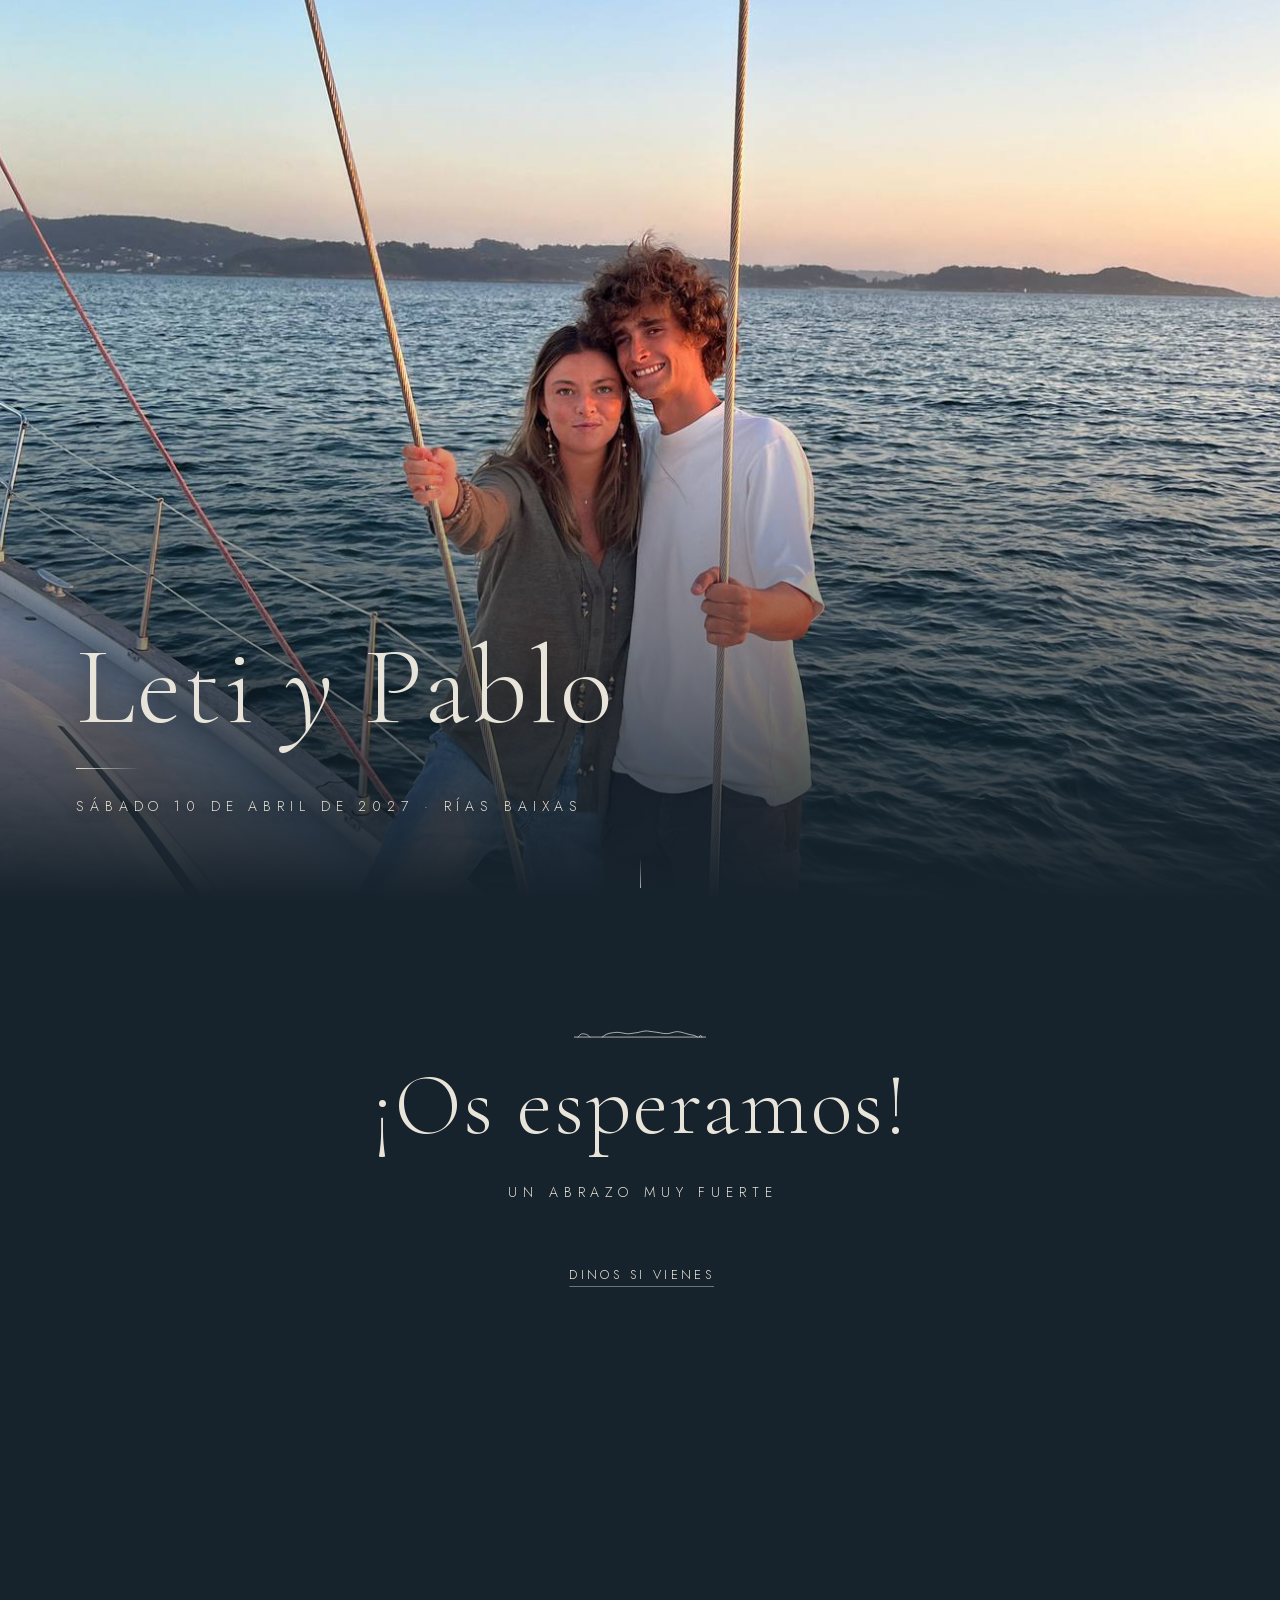
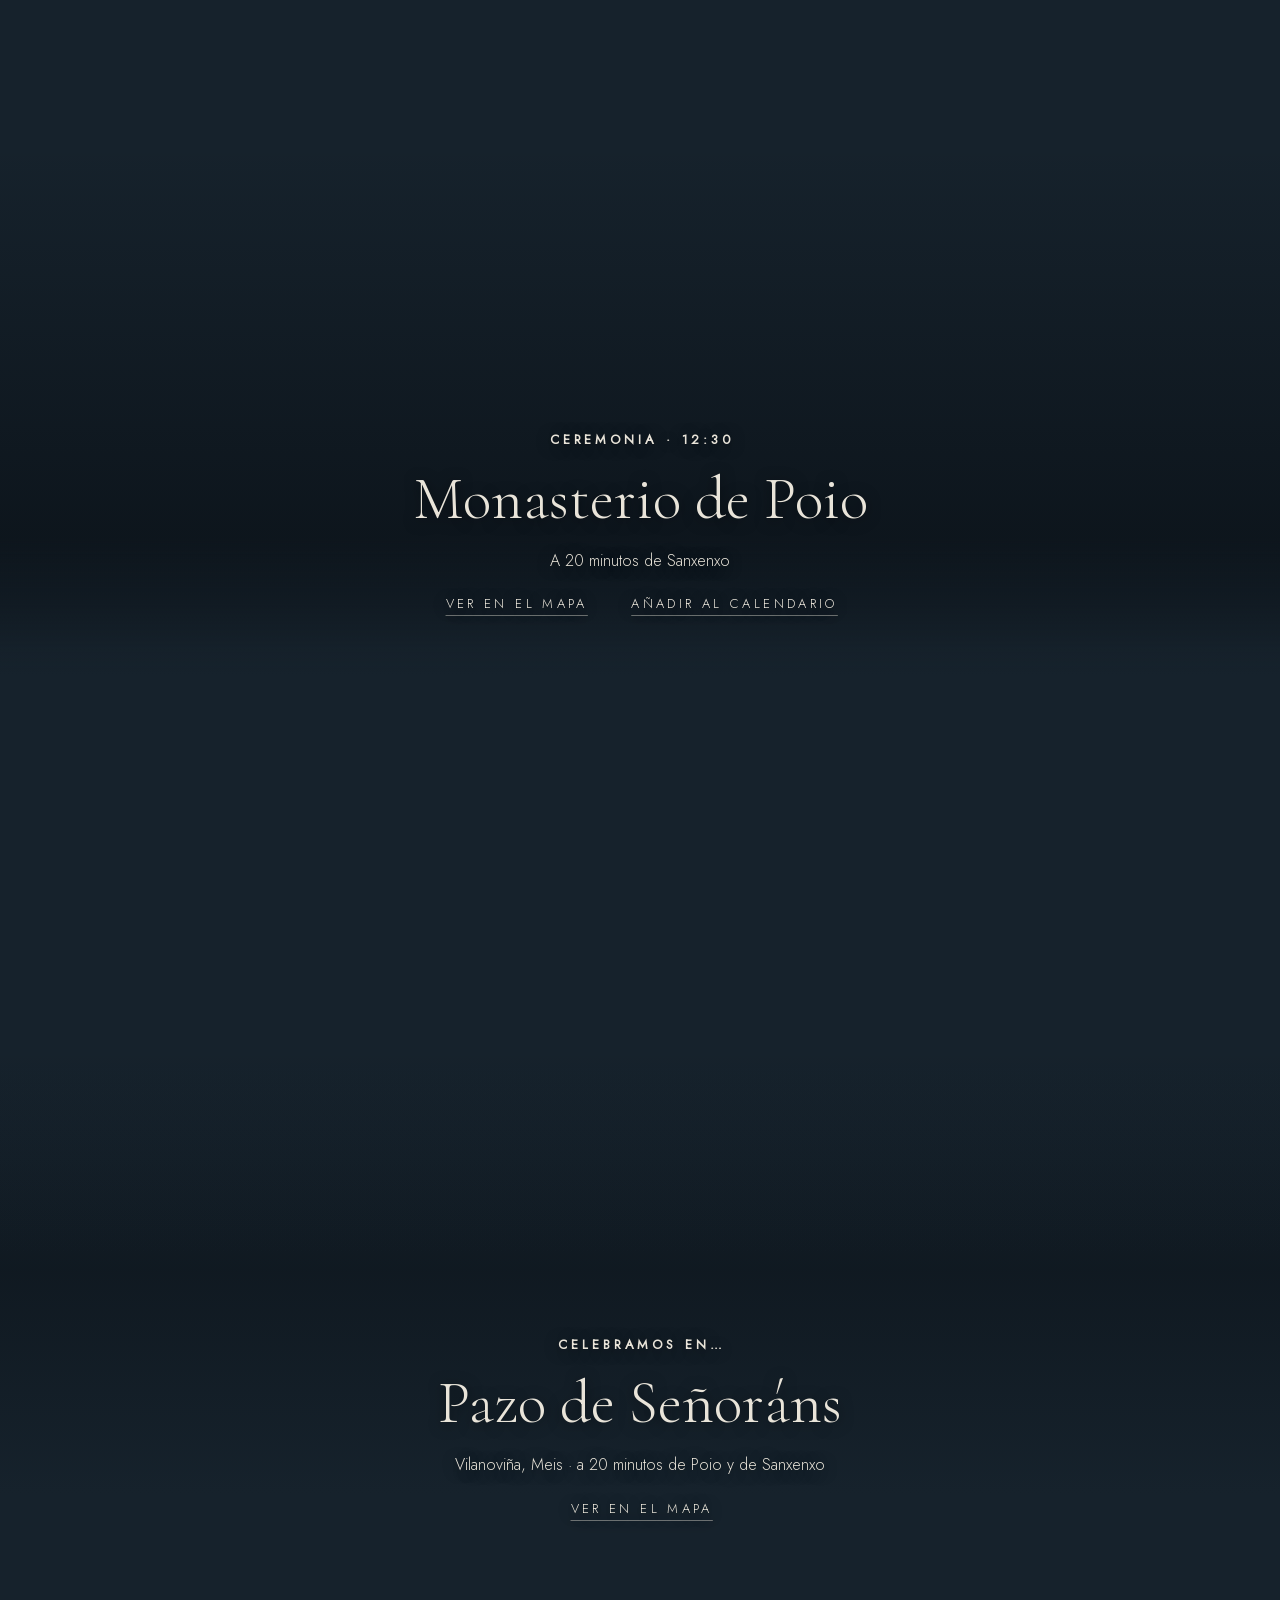
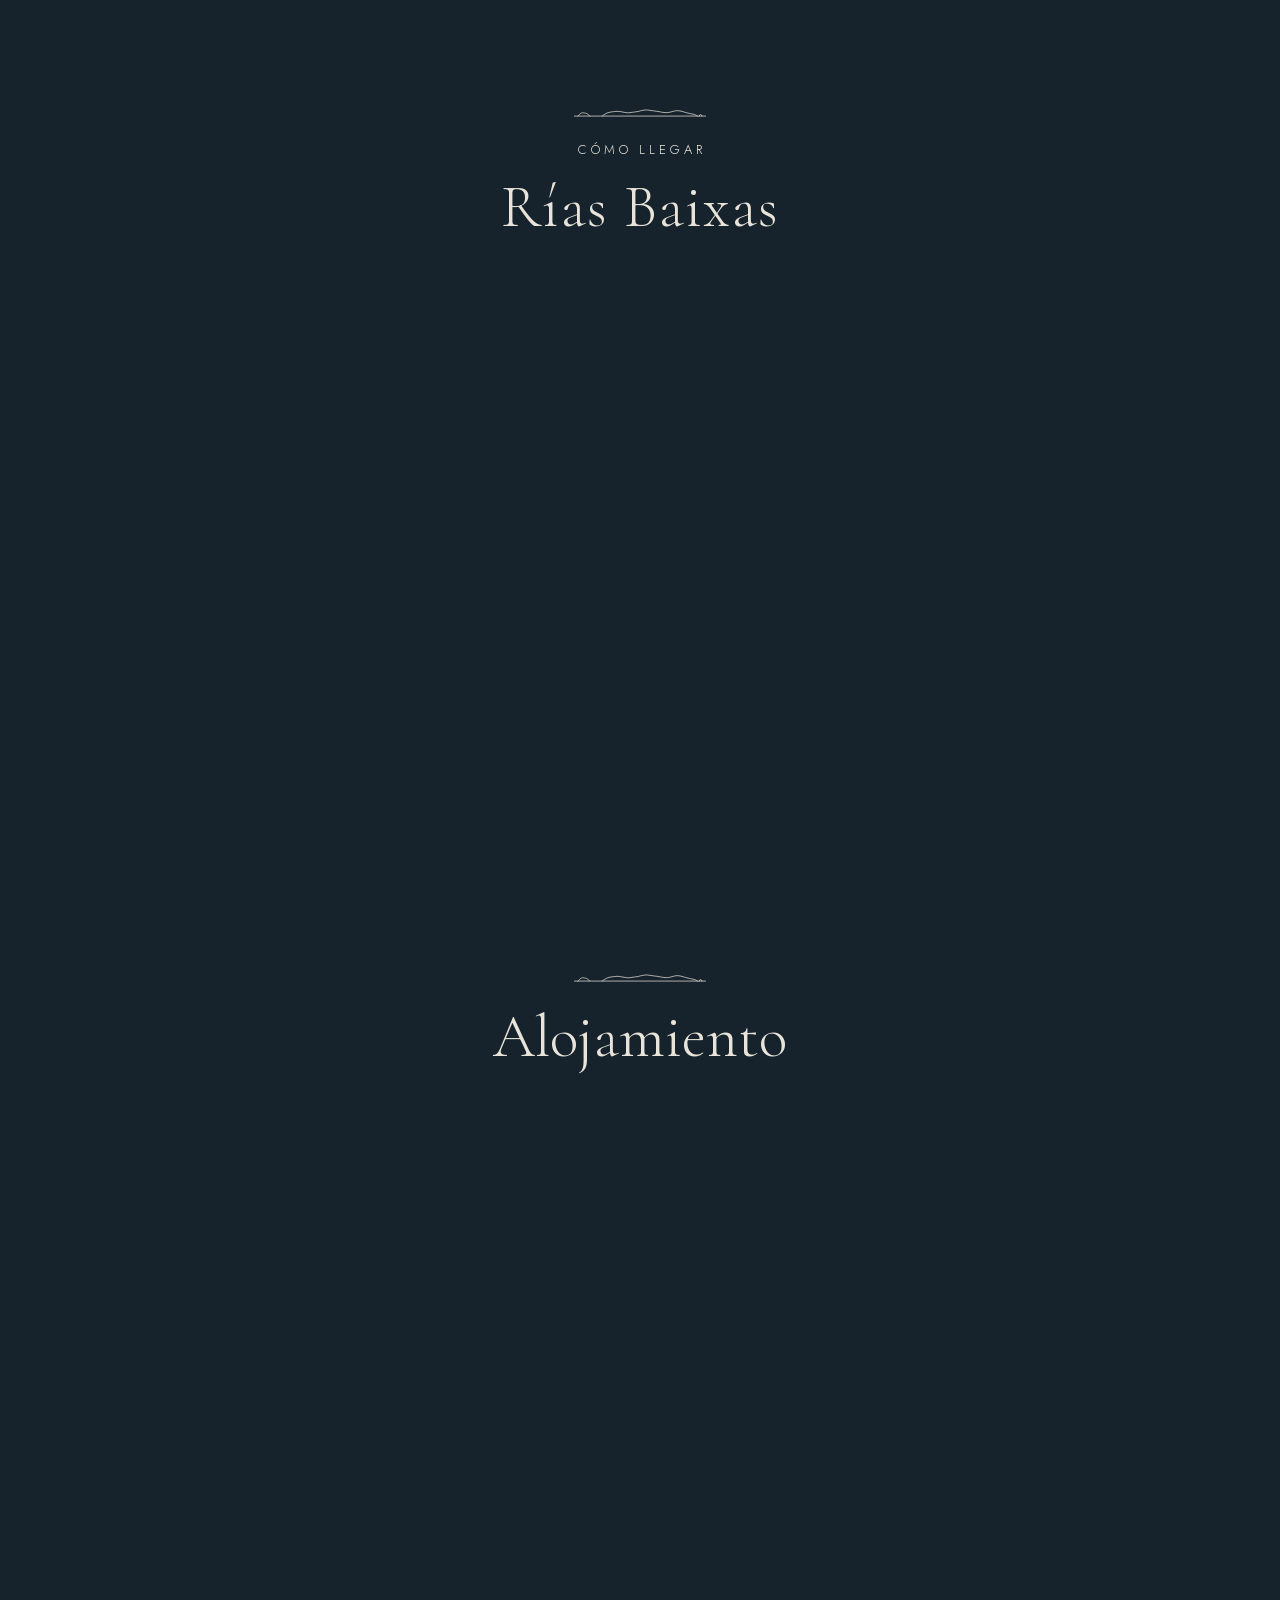
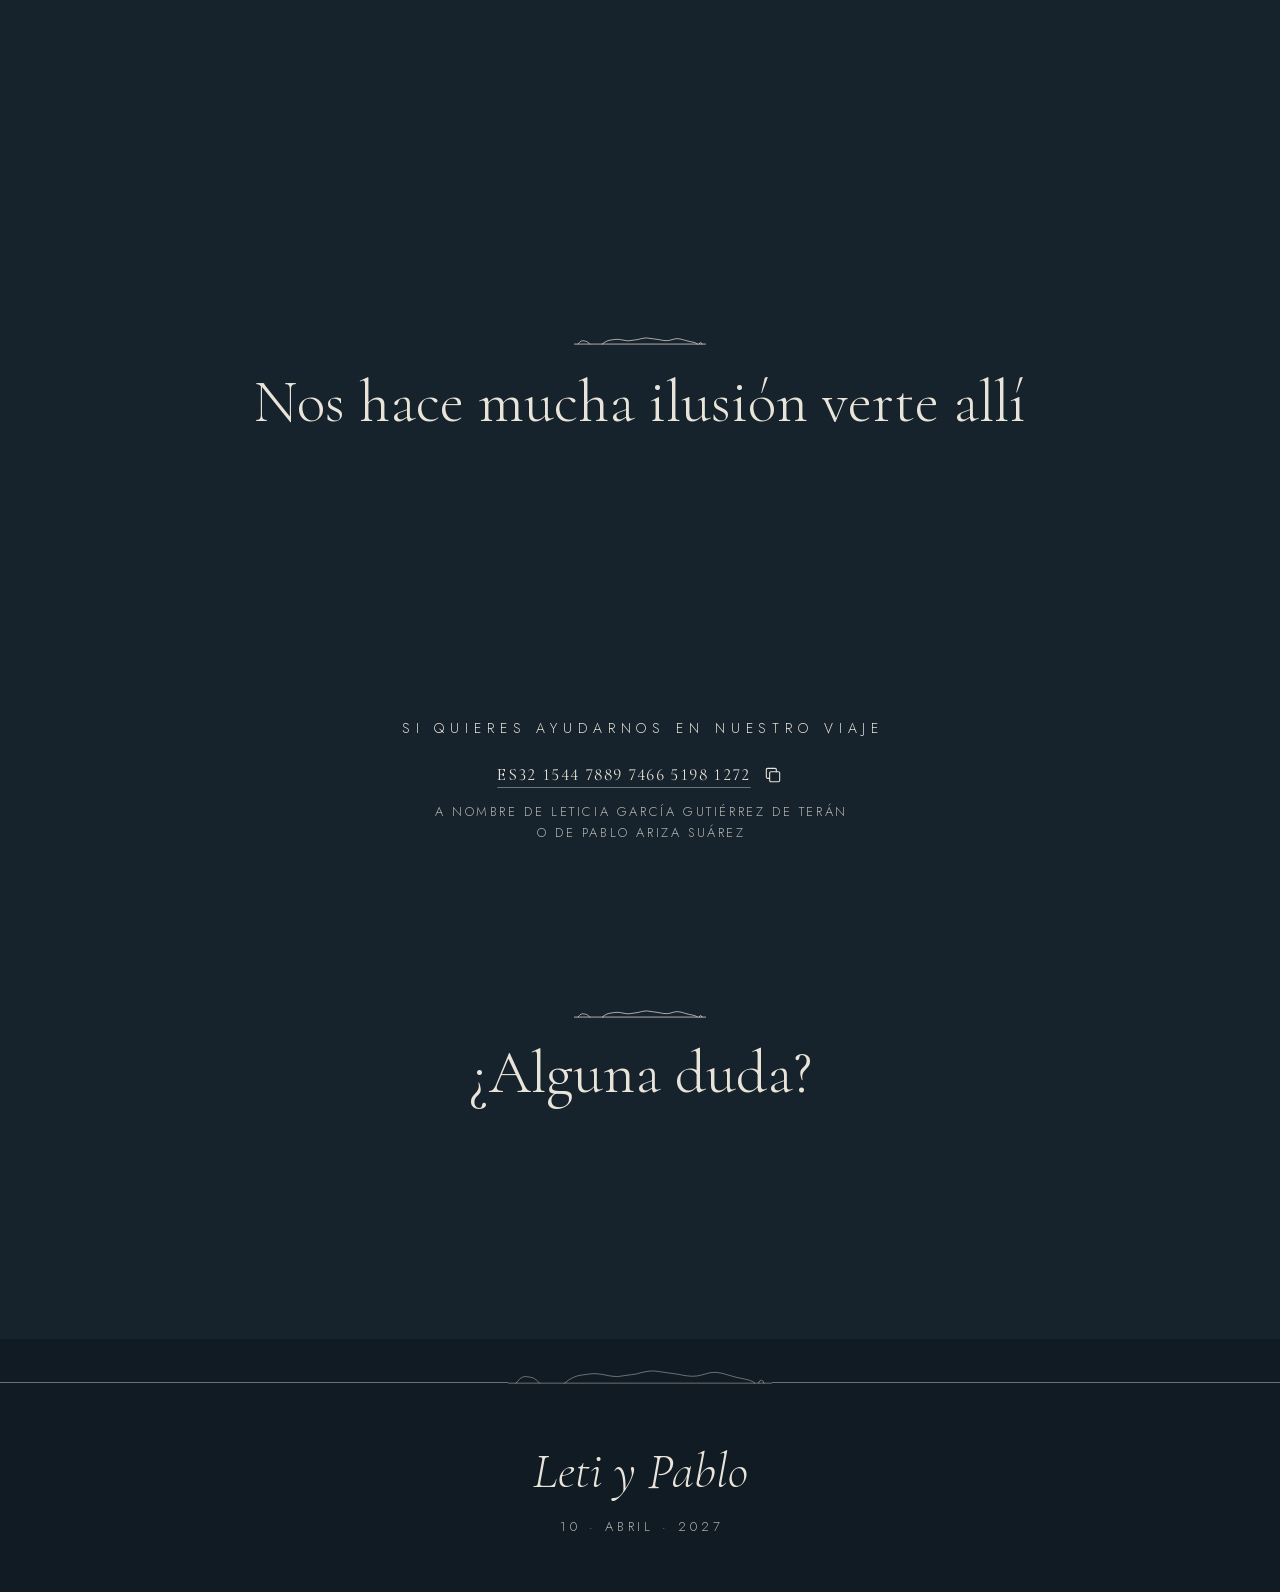
<file: index.html>
<!doctype html>
<html lang="es">
<head>
  <meta charset="utf-8">
  <!-- Qué puede cargar la página: solo lo propio, y el formulario solo habla con Google Apps Script.
       Si cambia el script en línea de más abajo, hay que recalcular su huella sha256 (ver README). -->
  <meta http-equiv="Content-Security-Policy" content="default-src 'self'; script-src 'self' 'sha256-/x7W7R75k8Roq0WaVRQX9blP4OufE5xbAdzklGxsgpw='; style-src 'self'; img-src 'self' data:; font-src 'self'; connect-src 'self' https://script.google.com https://*.googleusercontent.com; object-src 'none'; base-uri 'none'; form-action 'none'">
  <meta name="viewport" content="width=device-width, initial-scale=1, viewport-fit=cover">
  <title>Leti y Pablo · 10 de abril de 2027</title>
  <meta name="description" content="Nos casamos el 10 de abril de 2027 en el Monasterio de Poio. Dinos si vienes.">
  <meta name="robots" content="noindex, nofollow">
  <meta name="referrer" content="no-referrer">
  <meta name="format-detection" content="telephone=no">
  <meta property="og:site_name" content="Leti y Pablo">
  <meta property="og:title" content="Leti y Pablo · 10 de abril de 2027">
  <meta property="og:description" content="Sábado 10 de abril de 2027, 12:30 · Monasterio de Poio y Pazo de Señoráns">
  <meta property="og:type" content="website">
  <meta property="og:url" content="https://letipablo.com/">
  <meta property="og:locale" content="es_ES">
  <meta property="og:image" content="https://letipablo.com/assets/og.jpg?v=2">
  <meta property="og:image:type" content="image/jpeg">
  <meta property="og:image:width" content="1200">
  <meta property="og:image:height" content="630">
  <meta property="og:image:alt" content="Leti y Pablo en la proa de un velero, con la ría al atardecer">
  <meta name="twitter:card" content="summary_large_image">
  <link rel="icon" href="favicon.ico" sizes="32x32">
  <link rel="icon" href="favicon.svg" type="image/svg+xml">
  <link rel="apple-touch-icon" href="apple-touch-icon.png">
  <meta name="theme-color" content="#16222c">
  <link rel="preload" href="assets/fonts/cormorant.woff2" as="font" type="font/woff2" crossorigin>
  <link rel="preload" href="assets/fonts/jost.woff2" as="font" type="font/woff2" crossorigin>
  <link rel="stylesheet" href="styles.css?v=29">
  <!-- Sin JavaScript no hay revelado al hacer scroll: el contenido se ve siempre -->
  <script>document.documentElement.classList.add('js');</script>
</head>
<body>

<!-- El perfil de Onza, Ons y su islote, que separa las secciones y cierra el pie -->
<svg class="dibujos" aria-hidden="true" focusable="false" width="0" height="0">
  <symbol id="ons" viewBox="0 0 240 20">
    <path vector-effect="non-scaling-stroke" d="M0 16.5H240"/>
    <g transform="translate(7.44 16.5) scale(1 2.1) translate(-8.55 -10)">
      <!-- Onza, Ons y el islote de su derecha: el perfil que se ve desde la ría -->
      <path vector-effect="non-scaling-stroke" d="M8.55 10.0 L9.69 9.26 L11.02 8.63 L12.34 7.92 L13.67 7.6 L14.99 7.31 L16.32 7.16 L17.64 7.16 L18.97 7.24 L20.29 7.35 L21.62 7.43 L22.94 7.62 L24.27 7.83 L25.59 8.19 L26.92 8.63 L28.25 9.2 L29.76 10.0"/>
      <path vector-effect="non-scaling-stroke" d="M52.48 10.0 L56.03 8.72 L59.57 7.73 L63.12 7.02 L66.67 6.6 L70.92 6.31 L75.18 6.03 L79.43 5.89 L83.69 6.03 L87.94 6.31 L92.2 6.74 L96.45 7.02 L100.71 7.16 L104.96 6.88 L109.22 6.6 L113.48 6.31 L117.73 6.03 L121.99 5.46 L126.24 5.04 L130.5 4.75 L134.75 4.75 L139.01 5.04 L143.26 5.32 L147.52 5.6 L151.77 5.89 L156.03 6.17 L160.28 6.6 L164.54 6.88 L168.79 7.02 L173.05 6.88 L177.3 6.45 L181.56 5.89 L185.11 5.46 L188.65 5.32 L192.2 5.46 L195.74 5.74 L200.0 6.31 L204.26 6.88 L208.51 7.45 L212.77 7.87 L217.02 8.3 L220.57 8.72 L223.4 9.29 L225.53 10.0"/>
      <path vector-effect="non-scaling-stroke" d="M228.94 10.0 L229.51 9.13 L230.07 9.17 L230.64 8.83 L231.21 8.64 L231.78 8.75 L232.35 8.98 L232.91 9.02 L233.67 10.0"/>
    </g>
  </symbol>
</svg>

<main>

  <section id="inicio" class="hero">
    <!-- En vertical (móviles y tabletas) se sirve un recorte 3:4 de la misma foto: pesa una cuarta parte menos -->
    <picture>
      <source media="(orientation: portrait) and (max-aspect-ratio: 3/4)" srcset="assets/portada-v-675.jpg 675w, assets/portada-v-900.jpg 900w, assets/portada-v-1100.jpg 1100w, assets/portada-v-1425.jpg 1425w" sizes="81vh" width="1425" height="1900">
      <img class="hero__foto" data-portada src="assets/portada.jpg" srcset="assets/portada-900.jpg 900w, assets/portada-1200.jpg 1200w, assets/portada.jpg 1400w, assets/portada-1900.jpg 1900w, assets/portada-2600.jpg 2600w" sizes="(orientation: landscape) 108vw, 108vh" width="1400" height="1400" fetchpriority="high" alt="Leti y Pablo en la proa de un velero, con la ría al atardecer">
    </picture>
    <div class="hero__velo"></div>
    <div class="hero__texto">
      <h1 class="hero__nombres" translate="no">Leti <em>y</em> Pablo</h1>
      <div class="hero__filete"></div>
      <p class="hero__fecha"><span class="hero__dia">Sábado 10 de abril de 2027</span> <span class="nowrap"><span class="hero__punto">· </span>Rías Baixas</span></p>
    </div>
    <span class="hero__bajar" aria-hidden="true"></span>
  </section>

  <section class="wrap bienvenida">
    <svg class="ornament" aria-hidden="true" focusable="false" viewBox="0 0 240 20"><use href="#ons"/></svg>
    <h2 class="bienvenida__titulo">¡Os esperamos!</h2>
    <p class="bienvenida__texto">Un abrazo muy fuerte</p>
    <p class="bienvenida__atajo" data-atajo><a class="enlace" href="#confirmar" data-ir-formulario>Dinos si vienes</a></p>
  </section>

  <section id="ceremonia" class="banda banda--limpia">
    <img src="assets/foto-poio-700.jpg" srcset="assets/foto-poio-700.jpg 700w, assets/foto-poio-1000.jpg 1000w, assets/foto-poio-1280.jpg 1280w, assets/foto-poio-1600.jpg 1600w" sizes="100vw" width="1600" height="1068" loading="lazy" decoding="async" fetchpriority="low" alt="Fachada del Monasterio de Poio">
    <div class="banda__texto">
      <span class="banda__tipo">Ceremonia · 12:30</span>
      <h2 translate="no">Monasterio de Poio</h2>
      <p>A 20 minutos de Sanxenxo</p>
      <p class="banda__enlaces">
        <a href="https://www.google.com/maps/search/?api=1&query=Monasterio+de+Poio" target="_blank" rel="noopener" aria-label="Ver en el mapa: Monasterio de Poio">Ver en el mapa</a>
        <!-- Sin «download»: en iPhone y Mac abre el calendario con el evento listo. En el resto, app.js lo cambia por Google Calendar -->
        <a href="assets/boda.ics?v=2" type="text/calendar" data-calendario>Añadir al calendario</a>
      </p>
    </div>
  </section>

  <section id="celebracion" class="banda banda--pie">
    <img src="assets/foto-senorans-700.jpg" srcset="assets/foto-senorans-700.jpg 700w, assets/foto-senorans-1000.jpg 1000w, assets/foto-senorans-1269.jpg 1269w" sizes="100vw" width="1269" height="846" loading="lazy" decoding="async" fetchpriority="low" alt="Pazo de Señoráns al anochecer">
    <div class="banda__texto">
      <span class="banda__tipo">Celebramos en…</span>
      <h2 translate="no">Pazo de Señoráns</h2>
      <p>Vilanoviña, Meis · <span class="nowrap">a 20 minutos</span> de Poio <span class="nowrap">y de Sanxenxo</span></p>
      <p class="banda__enlaces">
        <a href="https://www.google.com/maps/search/?api=1&query=Pazo+de+Se%C3%B1or%C3%A1ns+Meis" target="_blank" rel="noopener" aria-label="Ver en el mapa: Pazo de Señoráns">Ver en el mapa</a>
      </p>
    </div>
  </section>

  <!-- «Cómo llegar» y «Alojamiento» se pueden esconder con CONFIG.secciones en app.js -->
  <section id="llegar" class="wrap" data-seccion="llegar">
    <svg class="ornament" aria-hidden="true" focusable="false" viewBox="0 0 240 20"><use href="#ons"/></svg>
    <span class="section-label">Cómo llegar</span>
    <h2 class="section-title section-title--rotulo" translate="no">Rías Baixas</h2>
    <!-- Plano ilustrado OCULTO (28 sept 2026): para recuperarlo, descomentar la figura.
         assets/plano.svg se genera con bocetos/plano/plano2.py y lo incrusta plano() en app.js
    <figure class="plano reveal" data-plano>
      <img src="assets/plano.svg" width="940" height="379" loading="lazy" alt="Plano dibujado de la zona: Sanxenxo, Monasterio de Poio y Pazo de Señoráns; la AP-9 lleva a Santiago y a Vigo">
    </figure>
    -->
    <div class="llegar reveal d1">
      <!-- Mismo trazo que las zonas de alojamiento, pero sin desplegable: todo a la vista -->
      <div class="via">
        <h3>En avión</h3>
        <p>Santiago, a 1 hora y 10 minutos de <span translate="no">Sanxenxo</span> · Vigo, a 45, con vuelos nacionales · Desde el extranjero, también Oporto, a 2 horas</p>
      </div>
      <div class="via">
        <h3>En tren</h3>
        <p>Tren directo de Madrid a Pontevedra, unas 3 horas y 45 minutos · La estación está a 25 minutos de <span translate="no">Sanxenxo</span> en taxi</p>
      </div>
      <div class="via">
        <h3>En coche</h3>
        <p><span translate="no">AP-9</span> hasta Pontevedra y autovía <span translate="no">AG-41</span> hasta <span translate="no">Sanxenxo</span></p>
      </div>
      <div class="via">
        <h3>El día de la boda</h3>
        <p>Habrá autobuses desde Sanxenxo.</p>
      </div>
    </div>
  </section>

  <section id="alojamiento" class="wrap" data-seccion="alojamiento">
    <svg class="ornament" aria-hidden="true" focusable="false" viewBox="0 0 240 20"><use href="#ons"/></svg>
    <h2 class="section-title">Alojamiento</h2>
    <div class="aloja reveal d1">
      <p class="aloja__zona">Os recomendamos dormir en <span translate="no">Sanxenxo</span>, a 20 minutos del monasterio <span class="nowrap">y del pazo</span></p>
      <p class="aloja__nota">Precio orientativo, <span class="nowrap" translate="no">de € a €€€€</span></p>
      <!-- Nombres, códigos y precios llevan translate="no": el traductor del navegador los cambiaba. -->
      <details class="zona">
        <summary><h3 translate="no">Augusta Eco Wellness</h3><span class="zona__mas" aria-hidden="true"></span></summary>
        <div class="hotel">
          <p>Spa, a 600 m de la playa de Silgar · <span class="precio" translate="no" aria-hidden="true">€€€€</span><span class="sr">precio alto</span></p>
          <p class="oferta">5&nbsp;% de descuento reservando en su web con el código <button type="button" class="codigo" data-copiar="LETIPABLO100427" translate="no">LETIPABLO100427</button><span class="copiado" data-copiado role="status"></span> · estancias del 7 al 12 de abril, mínimo 2 noches</p>
          <p><a class="enlace" href="https://www.augustasanxenxo.com/ecowellnessresort/" target="_blank" rel="noopener" aria-label="Web de Augusta Eco Wellness">Web del hotel</a></p>
        </div>
      </details>
      <details class="zona">
        <summary><h3 translate="no">Gran Talaso Hotel</h3><span class="zona__mas" aria-hidden="true"></span></summary>
        <div class="hotel">
          <p>Talaso, paseo de Silgar · <span class="precio" translate="no" aria-hidden="true">€€€</span><span class="sr">precio medio alto</span></p>
          <p><a class="enlace" href="https://www.hotelsanxenxo.com/" target="_blank" rel="noopener" aria-label="Web de Gran Talaso Hotel">Web del hotel</a></p>
        </div>
      </details>
      <details class="zona">
        <summary><h3 translate="no">Apartamentos Rotilio</h3><span class="zona__mas" aria-hidden="true"></span></summary>
        <div class="hotel">
          <p>Entre la playa y el puerto · <span class="precio" translate="no" aria-hidden="true">€€€</span><span class="sr">precio medio alto</span></p>
          <p><a class="enlace" href="https://apartamentosrotilio.com/" target="_blank" rel="noopener" aria-label="Web de Apartamentos Rotilio">Web del hotel</a></p>
        </div>
      </details>
      <details class="zona">
        <summary><h3 translate="no">Hotel Carlos I Silgar</h3><span class="zona__mas" aria-hidden="true"></span></summary>
        <div class="hotel">
          <p>Centro, con spa · <span class="precio" translate="no" aria-hidden="true">€</span><span class="sr">precio económico</span></p>
          <p><a class="enlace" href="https://www.hotelcarlos.es/" target="_blank" rel="noopener" aria-label="Web de Hotel Carlos I Silgar">Web del hotel</a></p>
        </div>
      </details>
      <details class="zona">
        <summary><h3 translate="no">Hotel Silgar 92</h3><span class="zona__mas" aria-hidden="true"></span></summary>
        <div class="hotel">
          <p>En la playa de Silgar · <span class="precio" translate="no" aria-hidden="true">€€€</span><span class="sr">precio medio alto</span></p>
          <p class="oferta">Para reservar, escribe a <a href="mailto:reservas@hotelsilgar92.com?subject=Boda%20Leti%20y%20Pablo" translate="no">reservas@hotelsilgar92.com</a> con el asunto <span class="nowrap" translate="no">«Boda Leti y Pablo»</span>.</p>
          <p><a class="enlace" href="https://hotelsilgar92.com/" target="_blank" rel="noopener" aria-label="Web de Hotel Silgar 92">Web del hotel</a></p>
        </div>
      </details>
    </div>
  </section>

  <section id="confirmar" class="wrap">
    <svg class="ornament" aria-hidden="true" focusable="false" viewBox="0 0 240 20"><use href="#ons"/></svg>
    <h2 class="section-title section-title--frase" data-confirmar-titulo>Nos hace mucha ilusión verte allí</h2>
    <p class="confirm__fecha reveal"><span data-cuenta-atras>10 de abril de 2027</span></p>
    <!-- El botón despliega el formulario aquí mismo; quien llega con #confirmar en el enlace lo encuentra ya abierto -->
    <button type="button" class="confirm__btn reveal d1" data-abrir-formulario aria-expanded="false" aria-controls="formulario">Dinos si vienes</button>

    <div id="formulario" class="formulario" tabindex="-1" hidden>
      <form id="rsvp" novalidate>

        <fieldset>
          <legend>Quién responde</legend>
          <label>
            <span>Tu nombre y apellidos</span>
            <input type="text" name="nombre" autocomplete="name" autocapitalize="words" enterkeyhint="next" maxlength="80" required>
          </label>
          <label>
            <span>Tu teléfono</span>
            <input type="tel" name="telefono" inputmode="tel" autocomplete="tel" enterkeyhint="next" maxlength="20" required>
          </label>
          <label>
            <span>Tu email (opcional)</span>
            <input type="email" name="email" inputmode="email" autocomplete="email" autocapitalize="none" enterkeyhint="next" maxlength="100">
          </label>
        </fieldset>

        <fieldset>
          <legend>¿Vendrás?</legend>
          <div class="choices">
            <label class="choice"><input type="radio" name="asiste" value="si" required><span>Sí, allí estaré</span></label>
            <label class="choice"><input type="radio" name="asiste" value="no"><span>No podré ir</span></label>
          </div>
        </fieldset>

        <div data-detalles hidden>

          <fieldset>
            <legend>Tu menú</legend>
            <label>
              <span>Tus alergias, intolerancias o dieta especial (opcional)</span>
              <input type="text" name="alergias" placeholder="Celíaco, vegetariano…" autocomplete="off" enterkeyhint="next" maxlength="120">
            </label>
          </fieldset>

          <fieldset>
            <legend>¿Vienes con alguien?</legend>
            <div class="choices">
              <label class="choice"><input type="radio" name="acompanado" value="no" required><span>No, solo yo</span></label>
              <label class="choice"><input type="radio" name="acompanado" value="si"><span>Sí, con un acompañante</span></label>
            </div>
            <div data-acompanantes-bloque hidden>
              <div data-acompanantes></div>
              <button type="button" class="btn btn--ghost" data-add-acomp>Añadir otra persona</button>
            </div>
          </fieldset>

          <fieldset>
            <legend>Autobús</legend>
            <p class="help">Pondremos autobuses desde <span translate="no">Sanxenxo</span> a Poio, de Poio al pazo y de vuelta desde el pazo.</p>
            <div class="choices">
              <label class="choice"><input type="radio" name="bus" value="No" checked><span>No lo necesito</span></label>
              <label class="choice"><input type="radio" name="bus" value="Ida y vuelta"><span>Ida y vuelta</span></label>
              <label class="choice"><input type="radio" name="bus" value="Solo ida"><span>Solo ida</span></label>
              <label class="choice"><input type="radio" name="bus" value="Solo vuelta"><span>Solo vuelta</span></label>
            </div>
            <label data-parada hidden>
              <span>Tu parada</span>
              <select name="parada"></select>
            </label>
            <label data-parada-otra hidden>
              <span>¿Dónde duermes?</span>
              <input type="text" name="paradaOtra" placeholder="Portonovo, Meis…" autocomplete="off" enterkeyhint="next" maxlength="50">
            </label>
            <p class="help" data-plazas hidden></p>
          </fieldset>

        </div>

        <fieldset>
          <legend>¿Algo más?</legend>
          <label>
            <span>Cualquier cosa que debamos saber (opcional)</span>
            <textarea name="comentarios" rows="4" maxlength="500"></textarea>
          </label>
        </fieldset>

        <!-- Trampa para robots: no se ve ni se alcanza con el teclado. El nombre no es de ningún dato personal,
             para que el autorrelleno del navegador no lo toque -->
        <div class="hp" aria-hidden="true">
          <label>No rellenar <input type="text" name="confirma_web" tabindex="-1" autocomplete="off"></label>
        </div>

        <button type="button" class="btn" data-enviar>Enviar</button>
        <p class="form__msg" data-form-msg role="status" aria-live="polite"></p>
      </form>

      <div class="gracias" data-gracias hidden>
        <h3 tabindex="-1" data-gracias-titulo>Nos vemos en Poio</h3>
        <p data-gracias-texto></p>
        <dl class="rows" data-gracias-resumen hidden></dl>
        <p class="gracias__enlaces">
          <a class="enlace" href="assets/boda.ics?v=2" type="text/calendar" data-calendario data-gracias-calendario hidden>Añadir al calendario</a>
          <button type="button" class="enlace" data-cambiar>Cambiar mi respuesta</button>
        </p>
      </div>
    </div>
    <noscript><p class="help">El formulario no funciona en este navegador. Escríbenos por WhatsApp: Leti +34 634 275 463 · Pablo +34 660 812 140.</p></noscript>
  </section>

  <!-- Número de cuenta: sale de CONFIG.iban en app.js (y los titulares, de CONFIG.titulares). Vacío = la sección no aparece -->
  <section id="cuenta" class="wrap cuenta" data-regalo hidden>
    <p class="cuenta__texto">Si quieres ayudarnos en nuestro viaje</p>
    <button type="button" class="cuenta__iban" data-cuenta translate="no"></button>
    <p class="cuenta__titular" data-cuenta-titular translate="no" hidden></p>
    <p class="cuenta__aviso" data-cuenta-aviso role="status"></p>
  </section>

  <section id="contacto" class="wrap">
    <svg class="ornament" aria-hidden="true" focusable="false" viewBox="0 0 240 20"><use href="#ons"/></svg>
    <h2 class="section-title">¿Alguna duda?</h2>
    <div class="contacto reveal d1">
      <div><strong translate="no">Leti</strong><a data-wa-leti href="https://wa.me/34634275463" target="_blank" rel="noopener" aria-label="+34 634 275 463, WhatsApp de Leti" translate="no">+34 634 275 463</a></div>
      <div><strong translate="no">Pablo</strong><a data-wa-pablo href="https://wa.me/34660812140" target="_blank" rel="noopener" aria-label="+34 660 812 140, WhatsApp de Pablo" translate="no">+34 660 812 140</a></div>
    </div>
  </section>

</main>

<footer class="footer">
  <div class="footer__horizonte" aria-hidden="true"><svg focusable="false" viewBox="0 0 240 20"><use href="#ons"/></svg></div>
  <p class="footer__nombres" translate="no">Leti y Pablo</p>
  <p class="footer__fecha">10 · abril · 2027</p>
</footer>

<template id="tpl-acomp">
  <div class="acomp">
    <label class="acomp__nombre"><span data-acomp-rotulo>Nombre y apellidos</span><input type="text" data-acomp-nombre autocomplete="off" autocapitalize="words" enterkeyhint="next" maxlength="80" required></label>
    <label><span>Alergias o dieta (opcional)</span><input type="text" data-acomp-alergias autocomplete="off" enterkeyhint="next" maxlength="120"></label>
    <button type="button" class="acomp__quitar" data-acomp-quitar>Quitar</button>
  </div>
</template>

<script src="app.js?v=37"></script>
</body>
</html>
</file>
<file: styles.css>
/* Estilo «Mar»: fondo del azul del mar de la portada y todo el texto en un solo crudo.
   Tipografías: Cormorant Garamond y Jost, autoalojadas en assets/fonts (subconjunto latino, fuentes variables).
   Los tamaños de letra van en rem para que respeten el tamaño que cada uno tenga puesto en su navegador. */

@font-face {
  font-family: 'Cormorant Garamond'; font-style: normal; font-weight: 300 400; font-display: swap;
  src: url('assets/fonts/cormorant.woff2') format('woff2');
}
@font-face {
  font-family: 'Cormorant Garamond'; font-style: italic; font-weight: 300; font-display: swap;
  src: url('assets/fonts/cormorant-cursiva.woff2') format('woff2');
}
@font-face {
  font-family: 'Jost'; font-style: normal; font-weight: 300 400; font-display: swap;
  src: url('assets/fonts/jost.woff2') format('woff2');
}

*, *::before, *::after { margin: 0; padding: 0; box-sizing: border-box; }

:root {
  color-scheme: dark;
  --mar: #16222c;
  --mar-hondo: #111b24;                  /* pie de página */
  --crudo: #e9e4d9;
  --crudo-suave: rgba(233, 228, 217, .72);   /* texto secundario */
  --crudo-medio: rgba(233, 228, 217, .6);    /* textos de ejemplo de los campos */
  --crudo-tenue: rgba(233, 228, 217, .42);   /* filetes de enlaces, botones y campos */
  --filete: rgba(233, 228, 217, .15);
  --papel: #f4f1e6;                      /* lámina del plano */
  --serif: 'Cormorant Garamond', Georgia, 'Times New Roman', serif;
  --sans: 'Jost', system-ui, -apple-system, 'Helvetica Neue', Arial, sans-serif;
  --lado: clamp(24px, 6vw, 72px);
  /* Márgenes laterales que además esquivan la muesca del móvil cuando está tumbado */
  --izq: max(var(--lado), env(safe-area-inset-left, 0px));
  --der: max(var(--lado), env(safe-area-inset-right, 0px));
}

html { scroll-behavior: smooth; }
@media (prefers-reduced-motion: reduce) { html { scroll-behavior: auto; } }
body {
  font-family: var(--sans); font-weight: 300; font-size: 1rem; line-height: 1.6;
  background: var(--mar); color: var(--crudo);
  overflow-x: hidden; -webkit-font-smoothing: antialiased;
}
a { color: inherit; }
img { max-width: 100%; display: block; }
[hidden] { display: none !important; }
:focus-visible { outline: 2px solid var(--crudo); outline-offset: 3px; }
[tabindex="-1"]:focus { outline: none; }
::selection { background: rgba(233, 228, 217, .28); color: var(--crudo); }
/* Palabras que van juntas: bajan enteras a la línea siguiente y, si ni así caben (letra muy grande), se parten */
.nowrap { display: inline-block; }
h1, h2, h3, p, dd, dt, legend, label, summary { overflow-wrap: anywhere; min-width: 0; }
.dibujos { position: absolute; }
/* Texto solo para lectores de pantalla */
.sr { position: absolute; width: 1px; height: 1px; overflow: hidden; clip-path: inset(50%); white-space: nowrap; }

/* Rótulos en versalitas. Cuatro fichas para toda la web:
   rótulo (antetítulos), etiqueta (textos de apoyo y campos), cabecera (portada y bienvenida) y botón o enlace.
   Las centradas compensan con padding-left el espaciado que queda tras la última letra. */
.section-label, .banda__tipo, .footer__fecha {
  font-size: .8125rem; line-height: 1.6; letter-spacing: .3em; text-transform: uppercase;
}
.aloja__nota, .confirm__fecha, .cuenta__aviso, .cuenta__titular, .copiado, .contacto strong,
label > span, .acomp__quitar, .btn--ghost {
  font-size: .8125rem; line-height: 1.6; letter-spacing: .2em; text-transform: uppercase;
}
.hero__fecha, .bienvenida__texto, .cuenta__texto {
  font-size: clamp(.75rem, 2.2vw, .875rem); line-height: 1.7; letter-spacing: .42em; text-transform: uppercase;
}
.confirm__btn, .btn, .banda__enlaces a, .enlace {
  font-family: var(--sans); font-weight: 300; font-size: .8125rem; line-height: 1.6;
  letter-spacing: .26em; text-transform: uppercase;
}

/* Portada: la foto a toda pantalla y el rótulo abajo a la izquierda.
   svh y no dvh: la altura no cambia cuando el navegador del móvil pliega sus barras */
.hero {
  position: relative; height: 100vh; height: 100svh; min-height: 480px;
  display: flex; align-items: flex-end; justify-content: flex-start; overflow: hidden;
  background: var(--mar);
  padding: 0 max(clamp(24px, 6vw, 76px), env(safe-area-inset-right, 0px)) clamp(54px, 9vh, 96px) max(clamp(24px, 6vw, 76px), env(safe-area-inset-left, 0px));
}
.hero__foto {
  position: absolute; inset: 0; width: 100%; height: 100%; max-width: none;
  object-fit: cover; object-position: 50% 18%;
  transform: scale(1.08);
}
/* La foto va con sus colores, sin filtro. Solo se funde con el azul por abajo, donde va el rótulo */
.hero__velo {
  position: absolute; inset: 0;
  background: linear-gradient(to top, rgba(22, 34, 44, 1) 0%, rgba(22, 34, 44, .82) 10%, rgba(22, 34, 44, .45) 30%, transparent 58%);
}
.hero__texto { position: relative; text-align: left; max-width: min(720px, 92vw); }
.hero__nombres {
  font-family: var(--serif); font-weight: 300; font-size: clamp(3.375rem, 11vw, 6.875rem);
  line-height: 1; letter-spacing: .02em; text-shadow: 0 4px 30px rgba(0, 0, 0, .55);
  overflow-wrap: anywhere;
}
.hero__nombres em { font-style: italic; }
.hero__filete { width: 64px; height: 1px; background: linear-gradient(to right, var(--crudo), transparent); margin: 26px 0; }
.hero__fecha { text-shadow: 0 2px 12px rgba(0, 0, 0, .6); }
.hero__dia { display: inline-block; }
/* Un hilo al pie de la foto: debajo hay más */
.hero__bajar {
  position: absolute; left: 50%; bottom: 12px; width: 1px; height: 30px;
  background: linear-gradient(to bottom, transparent, var(--crudo-suave));
}

/* Secciones de texto, centradas */
.wrap {
  max-width: 960px; margin: 0 auto; text-align: center;
  padding: clamp(72px, 11vw, 128px) var(--der) clamp(72px, 11vw, 128px) var(--izq);
}
/* El horizonte de Ons: separa las secciones */
.ornament {
  display: block; width: 132px; height: 11px; margin: 0 auto 22px;
  fill: none; stroke: var(--crudo-suave); stroke-width: 1; stroke-linecap: round; stroke-linejoin: round;
}
.section-label { display: block; margin-bottom: 16px; padding-left: .3em; }
.section-title {
  font-family: var(--serif); font-weight: 300; font-size: clamp(2.125rem, 6.5vw, 3.75rem); line-height: 1.08;
  text-wrap: balance; overflow-wrap: anywhere; margin-bottom: clamp(26px, 4vw, 40px);
}
.section-title--frase { line-height: 1.16; max-width: 15em; margin-inline: auto; }
.section-title--rotulo { line-height: 1.05; letter-spacing: .02em; }
/* Menos aire entre «Cómo llegar» y «Alojamiento»: la mitad que entre el resto de secciones */
#llegar { padding-bottom: clamp(36px, 5.5vw, 64px); }
#alojamiento { padding-top: clamp(36px, 5.5vw, 64px); }

/* Bienvenida */
.bienvenida { max-width: none; }
.bienvenida__titulo {
  font-family: var(--serif); font-weight: 300; font-size: clamp(2.75rem, 8.8vw, 5.5rem);
  line-height: 1; letter-spacing: .02em; margin-bottom: clamp(22px, 3vw, 32px);
  text-wrap: balance; overflow-wrap: anywhere;
}
.bienvenida__texto { padding-left: .42em; /* compensa el espaciado tras la última letra */ }
.bienvenida__atajo { margin-top: clamp(30px, 4.5vw, 44px); }

/* Fotos de Poio y Señoráns: a todo el ancho, como la portada, y enteras (3:2, sin recorte) */
.banda {
  position: relative; width: 100%; aspect-ratio: 3 / 2; overflow: hidden;
  display: flex; align-items: flex-end; justify-content: center; text-align: center;
}
.banda img {
  position: absolute; inset: 0; width: 100%; height: 100%; max-width: none; object-fit: cover;
  filter: saturate(.86) brightness(.86);
}
/* La del pazo es de noche: sin oscurecerla más */
.banda--pie img { filter: saturate(.9); }
.banda::after { content: ''; position: absolute; inset: 0; }
/* El monasterio solo se funde con el azul por abajo, sin subir por encima de la puerta.
   El segundo velo oscurece la piedra clara de detrás del texto */
.banda--limpia::after { background:
  linear-gradient(to bottom, transparent 84%, rgba(22, 34, 44, .5) 92%, rgba(22, 34, 44, .9) 97%, rgba(22, 34, 44, 1) 100%),
  linear-gradient(to bottom, transparent 38%, rgba(6, 11, 16, .74) 100%); }
/* El pazo se funde por abajo y, en espejo, por arriba */
.banda--pie::after { background:
  linear-gradient(to top, transparent 38%, rgba(22, 34, 44, .38) 64%, rgba(22, 34, 44, .86) 90%, rgba(22, 34, 44, 1) 100%),
  linear-gradient(to bottom, transparent 38%, rgba(6, 11, 16, .38) 64%, rgba(22, 34, 44, .86) 90%, rgba(22, 34, 44, 1) 100%); }
/* Franja del color de la página entre las dos fotos */
.banda--pie { margin-top: clamp(28px, 4vw, 52px); }
.banda__texto {
  position: relative; z-index: 1; text-shadow: 0 2px 14px rgba(0, 0, 0, .55);
  padding: 0 max(24px, env(safe-area-inset-right, 0px)) clamp(30px, 5vw, 52px) max(24px, env(safe-area-inset-left, 0px));
}
.banda__tipo { display: block; margin-bottom: 12px; padding-left: .3em; font-weight: 700; }
.banda h2 { font-family: var(--serif); font-weight: 300; font-size: clamp(2.125rem, 6.5vw, 3.75rem); line-height: 1.2; margin-bottom: 12px; }
/* Sobre la foto, el texto va en crudo pleno */
.banda p { font-size: 1rem; line-height: 1.7; text-wrap: balance; }
.banda__enlaces { display: flex; flex-wrap: wrap; justify-content: center; gap: 0 clamp(24px, 4vw, 40px); margin-top: 4px; }
/* El filete queda bajo el texto y la zona que se puede tocar mide 44 px de alto */
.banda__enlaces a, .enlace {
  display: inline-block; min-height: 44px; padding: 16px 0 0 .26em; color: var(--crudo);
  text-decoration: underline; text-decoration-thickness: 1px; text-decoration-color: var(--crudo-tenue); text-underline-offset: 7px;
  background: none; border: 0; border-radius: 0; cursor: pointer;
}

/* Cómo llegar: una vía por bloque, con el mismo trazo que las zonas de alojamiento pero sin desplegable */
.llegar { max-width: 640px; margin: 0 auto; text-align: center; }
.via { border-top: 1px solid var(--filete); padding: clamp(20px, 2.8vw, 28px) 0; }
.via:last-child { border-bottom: 1px solid var(--filete); }
.via h3, .zona h3 { font-family: var(--serif); font-weight: 300; font-size: clamp(1.5rem, 3.4vw, 1.875rem); line-height: 1.15; }
.via p { max-width: 44ch; margin: 9px auto 0; font-size: .9375rem; line-height: 1.8; color: var(--crudo-suave); text-wrap: balance; }
.via p a { display: inline-block; padding: 0 2px; text-decoration: underline; text-decoration-color: var(--crudo-tenue); text-underline-offset: 3px; }
/* Filas etiqueta–valor: las usa el resumen de «gracias» */
.rows > div {
  display: grid; grid-template-columns: minmax(110px, .8fr) 1.5fr; gap: 12px; padding: 10px 0;
  border-top: 1px solid var(--filete); font-size: 1rem; line-height: 1.6;
}
.rows dd { color: var(--crudo-suave); min-width: 0; overflow-wrap: anywhere; }
.rows dd a { text-decoration-color: var(--crudo-tenue); text-underline-offset: 3px; }

/* Plano ilustrado (oculto por ahora): una lámina de papel sobre el fondo oscuro.
   Los estilos del dibujo van dentro de assets/plano.svg */
@font-face {
  font-family: 'Architects Daughter'; font-style: normal; font-weight: 400; font-display: swap;
  src: url('assets/fonts/architects-daughter.woff2') format('woff2');
}
.plano {
  background: var(--papel); padding: clamp(14px, 2.5vw, 26px); box-shadow: 0 22px 60px rgba(0, 0, 0, .45);
  margin-bottom: clamp(36px, 5vw, 56px);
}
.plano svg, .plano img { display: block; width: 100%; height: auto; }

/* Alojamiento: solo Sanxenxo, un hotel por desplegable, cerrados al entrar */
.aloja { max-width: 640px; margin: 0 auto; text-align: center; }
.aloja__nota { color: var(--crudo-suave); padding-left: .2em; text-wrap: balance; }
.aloja__zona { margin-bottom: 8px; text-wrap: balance; }
.aloja__nota { margin-bottom: clamp(36px, 5.5vw, 56px); }
.zona { border-top: 1px solid var(--filete); }
.zona:last-child { border-bottom: 1px solid var(--filete); }
.zona summary { list-style: none; cursor: pointer; position: relative; padding: clamp(20px, 2.8vw, 28px) 44px; }
.zona summary::-webkit-details-marker { display: none; }
/* El más se convierte en menos al abrir */
.zona__mas { position: absolute; right: 6px; top: 50%; width: 18px; height: 18px; transform: translateY(-50%); }
.zona__mas::before, .zona__mas::after {
  content: ''; position: absolute; left: 0; top: 50%; width: 100%; height: 1px;
  background: var(--crudo); transition: transform .3s ease;
}
.zona__mas::after { transform: rotate(90deg); }
.zona[open] .zona__mas::after { transform: rotate(0deg); }
.hotel { display: grid; gap: 8px; padding: 0 0 clamp(26px, 4vw, 36px); }
.hotel > p { font-size: .9375rem; line-height: 1.65; color: var(--crudo-suave); }
/* Condiciones para invitados, bajo la descripción del hotel */
.hotel > .oferta { max-width: 44ch; margin: 0 auto; color: var(--crudo); line-height: 2.1; text-wrap: balance; }
.oferta a { display: inline-block; padding: 0 2px; text-decoration: underline; text-decoration-color: var(--crudo-tenue); text-underline-offset: 3px; }
.oferta .referencia { font-weight: 400; display: inline-block; }
/* El código de descuento se copia al tocarlo, como el número de cuenta */
.codigo {
  font: inherit; font-weight: 400; letter-spacing: .04em; color: inherit; max-width: 100%; overflow-wrap: anywhere;
  background: none; border: 0; border-bottom: 1px solid var(--crudo-tenue); border-radius: 0; cursor: pointer;
  padding: 0 2px; display: inline-block; line-height: 1.5;
}
.copiado:not(:empty) { margin-left: 10px; color: var(--crudo-suave); }

/* Confirmación: cuenta atrás y botón que despliega el formulario */
.confirm__fecha { color: var(--crudo-suave); margin: 16px 0 36px; padding-left: .2em; }
.confirm__btn, .btn {
  display: inline-block; min-height: 52px; padding: 15px 42px 15px calc(42px + .26em);
  border: 1px solid var(--crudo-tenue); border-radius: 0;
  background: none; color: var(--crudo); cursor: pointer;
  text-decoration: none; transition: background .3s ease, color .3s ease;
}
.confirm__btn:active, .btn:active { background: var(--crudo); color: var(--mar); }
/* Quien ha dicho que no, no necesita leer «verte allí» ni la cuenta atrás encima del agradecimiento */
.es-no [data-confirmar-titulo], .es-no .confirm__fecha { display: none; }

/* Formulario */
.formulario { max-width: 560px; margin: clamp(48px, 7vw, 72px) auto 0; text-align: left; scroll-margin-top: 28px; }
.es-no .formulario, .ya-contestado .formulario { margin-top: 0; }
form, [data-detalles] { display: flex; flex-direction: column; gap: clamp(36px, 5vw, 48px); }
fieldset { border: 0; min-width: 0; display: flex; flex-direction: column; gap: 18px; }
legend { font-family: var(--serif); font-weight: 300; font-size: clamp(1.5rem, 3.4vw, 1.875rem); line-height: 1.15; margin-bottom: 18px; }
label { display: flex; flex-direction: column; gap: 8px; }
label > span { color: var(--crudo); }
input[type="text"], input[type="tel"], input[type="email"], select, textarea {
  font: 300 1rem/1.5 var(--sans); color: var(--crudo);
  background: transparent; border: 1px solid var(--crudo-tenue); border-radius: 0;
  padding: 13px 14px; width: 100%; min-height: 52px;
}
::placeholder { color: var(--crudo-medio); opacity: 1; }
input:focus, select:focus, textarea:focus { border-color: var(--crudo); }
/* Campos que rellena el navegador: sin su fondo claro */
input:-webkit-autofill, input:-webkit-autofill:hover, input:-webkit-autofill:focus, textarea:-webkit-autofill, select:-webkit-autofill {
  -webkit-text-fill-color: var(--crudo); caret-color: var(--crudo);
  -webkit-box-shadow: 0 0 0 1000px var(--mar) inset; box-shadow: 0 0 0 1000px var(--mar) inset;
  transition: background-color 9999s ease-out;
}
select {
  appearance: none; -webkit-appearance: none;
  background-image: linear-gradient(45deg, transparent 50%, var(--crudo-suave) 50%), linear-gradient(135deg, var(--crudo-suave) 50%, transparent 50%);
  background-position: calc(100% - 20px) 50%, calc(100% - 14px) 50%; background-size: 6px 6px; background-repeat: no-repeat;
  padding-right: 40px; text-overflow: ellipsis;
}
select option { background: var(--mar); color: var(--crudo); }
textarea { resize: none; }
.help { font-size: .9375rem; line-height: 1.65; color: var(--crudo-suave); }
.choices { display: flex; flex-wrap: wrap; gap: 0 30px; }
.choice { flex-direction: row; align-items: center; gap: 12px; cursor: pointer; min-height: 44px; }
.choice > span { font-size: 1rem; letter-spacing: 0; text-transform: none; color: var(--crudo); }
/* Botones de opción y casilla dibujados con el crudo de la web */
.choice input {
  appearance: none; -webkit-appearance: none; flex: none; width: 20px; height: 20px; margin: 0;
  display: grid; place-content: center; cursor: pointer;
  background: transparent; border: 1px solid var(--crudo-suave); border-radius: 50%;
}
.choice input[type="checkbox"] { border-radius: 0; }
.choice input::before {
  content: ''; width: 10px; height: 10px; border-radius: inherit; background: var(--crudo);
  transform: scale(0); transition: transform .15s ease;
}
.choice input:checked { border-color: var(--crudo); }
.choice input:checked::before { transform: scale(1); }
/* Campo con un error: borde doble en crudo pleno y el aviso justo debajo */
[aria-invalid="true"] { border-color: var(--crudo); box-shadow: inset 0 0 0 1px var(--crudo); }
.choice input[aria-invalid="true"] { box-shadow: 0 0 0 1px var(--crudo); }
.campo__error { font-size: 1rem; line-height: 1.5; font-weight: 400; color: var(--crudo); scroll-margin: 120px 0; }
[data-acompanantes-bloque] { display: flex; flex-direction: column; align-items: flex-start; gap: 6px; }
[data-acompanantes] { width: 100%; }
.acomp { display: grid; grid-template-columns: minmax(0, 1fr) minmax(0, 1.4fr); gap: 16px; padding: 22px 0; border-bottom: 1px solid var(--filete); }
.acomp__nombre { grid-column: 1 / -1; }
.acomp__quitar, .btn--ghost {
  min-height: 44px; background: none; border: 0; border-radius: 0; padding: 14px 0 0; cursor: pointer;
  font-family: var(--sans); font-weight: 300; color: var(--crudo); justify-self: start;
  text-decoration: underline; text-decoration-thickness: 1px; text-decoration-color: var(--crudo-tenue); text-underline-offset: 7px;
}
.acomp__quitar { grid-column: 1 / -1; color: var(--crudo-suave); }
.btn--ghost { margin-top: 14px; display: inline-block; }
.btn { align-self: flex-start; }
.btn:disabled { opacity: .6; cursor: default; }
.hp { position: absolute; left: -9999px; width: 1px; height: 1px; overflow: hidden; }
.form__msg { font-size: 1rem; line-height: 1.6; color: var(--crudo-suave); min-height: 1.6em; margin-top: -18px; scroll-margin: 120px 0; }
.form__msg.is-sending::after { content: ''; display: inline-block; width: 1.2em; text-align: left; animation: puntos 1.2s steps(4, end) infinite; }
@keyframes puntos { 0% { content: ''; } 25% { content: '.'; } 50% { content: '..'; } 75% { content: '...'; } }
@media (prefers-reduced-motion: reduce) { .form__msg.is-sending::after { animation: none; content: '...'; } }
.form__msg.is-error { color: var(--crudo); font-weight: 400; }
.form__msg a { display: inline-block; text-decoration-color: var(--crudo-tenue); text-underline-offset: 3px; }
.gracias { display: flex; flex-direction: column; gap: 18px; text-align: center; scroll-margin: 60px 0; }
.gracias h3 { font-family: var(--serif); font-weight: 300; font-size: clamp(1.75rem, 4.4vw, 2.5rem); line-height: 1.15; text-wrap: balance; overflow-wrap: anywhere; }
.gracias > p { color: var(--crudo-suave); text-wrap: pretty; }
.gracias .rows { text-align: left; border-bottom: 1px solid var(--filete); margin: 10px 0; }
.gracias__enlaces { display: flex; flex-wrap: wrap; justify-content: center; gap: 0 clamp(24px, 4vw, 40px); }
/* Tras un «no», un filete y aire antes del número de cuenta: que se lea como otra sección */
.es-no .gracias { padding-bottom: clamp(48px, 7vw, 72px); border-bottom: 1px solid var(--filete); }
.es-no + .cuenta { padding-top: clamp(24px, 4vw, 40px); }

/* Número de cuenta: se copia al tocarlo */
.cuenta { padding-top: 0; padding-bottom: 0; }
.cuenta__texto { padding-left: .42em; line-height: 1.9; text-wrap: balance; }
.cuenta__iban {
  min-height: 44px; margin-top: 4px; padding: 14px 8px 0; background: none; border: 0; border-radius: 0; cursor: pointer;
  font-family: var(--serif); font-weight: 400; font-size: clamp(.9375rem, 2.1vw, 1.0625rem);
  letter-spacing: .08em; color: var(--crudo); font-variant-numeric: lining-nums tabular-nums;
  text-decoration: underline; text-decoration-thickness: 1px; text-decoration-color: var(--crudo-tenue); text-underline-offset: 7px;
  display: inline-flex; align-items: center; gap: 12px;
}
.cuenta__numero { user-select: all; -webkit-user-select: all; }
/* Icono de portapapeles: indica que el número se copia al tocarlo */
.cuenta__icono { display: inline-flex; flex: none; }
.cuenta__icono svg {
  width: 20px; height: 20px; fill: none; stroke: currentColor; stroke-width: 1.3; stroke-linecap: round; stroke-linejoin: round;
}
.cuenta__titular { margin-top: 12px; color: var(--crudo-suave); padding-left: .2em; }
.cuenta__aviso { margin-top: 16px; min-height: 1.6em; color: var(--crudo-suave); padding-left: .2em; }

/* Contacto */
.contacto { display: flex; justify-content: center; gap: clamp(30px, 8vw, 80px); flex-wrap: wrap; font-size: 1.1875rem; }
.contacto strong { display: block; font-weight: 300; padding-left: .2em; }
.contacto a {
  display: inline-block; min-height: 44px; padding-top: 8px;
  text-decoration: underline; text-decoration-thickness: 1px; text-decoration-color: var(--crudo-tenue); text-underline-offset: 7px;
}

/* Pie: lo cierra el horizonte de Ons, de lado a lado */
.footer { padding: 0 24px 54px; text-align: center; background: var(--mar-hondo); overflow: hidden; }
.footer__horizonte {
  display: flex; align-items: flex-end; margin: 0 -24px clamp(40px, 6vw, 54px); padding-top: 26px;
  color: var(--crudo-tenue);
}
.footer__horizonte::before, .footer__horizonte::after {
  content: ''; flex: 1; height: 1px; background: currentColor; margin-bottom: 3.85px;   /* a la altura de la línea del dibujo */
}
.footer__horizonte svg {
  flex: none; display: block; width: 264px; height: 22px;
  fill: none; stroke: currentColor; stroke-width: 1; stroke-linecap: round; stroke-linejoin: round;
}
.footer__nombres { font-family: var(--serif); font-style: italic; font-weight: 300; font-size: clamp(2rem, 6vw, 3.125rem); line-height: 1.2; margin-bottom: 16px; }
.footer__fecha { color: var(--crudo-suave); padding-left: .3em; }

/* Al pasar el ratón: solo donde hay ratón. En pantallas táctiles el estado se quedaba pegado tras el toque */
@media (hover: hover) {
  .confirm__btn:hover, .btn:not(:disabled):hover { background: var(--crudo); color: var(--mar); }
  .banda__enlaces a:hover, .enlace:hover, .contacto a:hover,
  .cuenta__iban:hover, .acomp__quitar:hover, .btn--ghost:hover, .oferta a:hover, .via p a:hover, .rows dd a:hover { text-decoration-color: var(--crudo); color: var(--crudo); }
  .codigo:hover { border-color: var(--crudo); }
  .zona summary:hover h3 { opacity: .8; }
}

/* Revelado al hacer scroll (solo con JavaScript: ver la clase «js» en index.html) */
.js .reveal { opacity: 0; transform: translateY(26px); transition: opacity .9s ease, transform .9s ease; }
.js .reveal.visible { opacity: 1; transform: none; }
.js .d1 { transition-delay: .1s; }
.js .d2 { transition-delay: .22s; }
/* El botón de confirmar también cambia de color al pasar el ratón */
.js .confirm__btn.reveal { transition: opacity .9s ease .1s, transform .9s ease .1s, background .3s ease, color .3s ease; }
/* Quien llega con el teclado no espera al revelado */
.js .reveal:focus-within, .js .reveal:focus, .js .confirm__btn.reveal:focus {
  opacity: 1; transform: none; transition: background .3s ease, color .3s ease;
}
/* Lo que se despliega entra con un fundido corto */
.zona[open] > .hotel, .formulario:not([hidden]) > * { animation: entrar .3s ease both; }
@keyframes entrar { from { opacity: 0; transform: translateY(8px); } }
@media (prefers-reduced-motion: reduce) {
  .js .reveal { opacity: 1; transform: none; transition: none; }
  .zona[open] > .hotel, .formulario:not([hidden]) > * { animation: none; }
  .choice input::before { transition: none; }
}
/* Sin JavaScript no hay formulario: sobran el botón y el atajo (queda el aviso con los teléfonos) */
html:not(.js) .confirm__btn, html:not(.js) .bienvenida__atajo { display: none; }

/* Tabletas en vertical y móviles: la foto es pequeña, así que el texto baja debajo para no tapar la iglesia
   y los fundidos van en la propia imagen */
@media (max-width: 900px) {
  .banda { display: block; aspect-ratio: auto; }
  .banda img { position: static; height: auto; aspect-ratio: 3 / 2; }
  .banda::after { display: none; }
  .banda__texto { padding-top: 22px; padding-bottom: 34px; text-shadow: none; }
  .banda p:not(.banda__enlaces) { color: var(--crudo-suave); }
  .banda--limpia img {
    -webkit-mask-image: linear-gradient(to bottom, #000 84%, transparent 100%);
    mask-image: linear-gradient(to bottom, #000 84%, transparent 100%);
  }
  .banda--pie img {
    -webkit-mask-image: linear-gradient(to bottom, transparent 0%, #000 36%, #000 64%, transparent 100%);
    mask-image: linear-gradient(to bottom, transparent 0%, #000 36%, #000 64%, transparent 100%);
  }
}
@media (max-width: 700px) {
  .rows > div { grid-template-columns: 1fr; gap: 2px; }
  /* El plano apaisado se desliza de lado en vez de encogerse */
  .plano { overflow-x: auto; -webkit-overflow-scrolling: touch; }
  .plano svg, .plano img { width: 740px; max-width: none; }
  .btn:not(.btn--ghost) { align-self: stretch; text-align: center; padding-inline: 20px; }
}
@media (max-width: 480px) {
  .hero__fecha, .bienvenida__texto, .cuenta__texto { font-size: .8125rem; letter-spacing: .16em; line-height: 1.9; }
  .bienvenida__texto, .cuenta__texto { padding-left: .16em; }
  /* La fecha de la portada no cabe en una línea: el día arriba y el lugar debajo, sin el punto */
  .hero__dia { display: block; }
  .hero__punto { display: none; }
  .section-label, .banda__tipo, .footer__fecha { letter-spacing: .26em; }
  .section-label, .banda__tipo, .footer__fecha { padding-left: .26em; }
  .acomp { grid-template-columns: minmax(0, 1fr); }
  .confirm__btn { padding-inline: 30px; }
  .zona summary { padding-inline: 34px; }
  .footer__horizonte svg { width: 216px; height: 18px; }
  .footer__horizonte::before, .footer__horizonte::after { margin-bottom: 3.15px; }
}
/* Móvil tumbado: la portada cabe en la pantalla, con el rótulo más pequeño */
@media (orientation: landscape) and (max-height: 500px) {
  .hero { min-height: 0; padding-bottom: 30px; }
  .hero__nombres { font-size: clamp(2.5rem, 14vh, 4rem); }
  .hero__filete { margin: 12px 0; }
  .hero__bajar { display: none; }
}

/* Colores forzados (alto contraste de Windows): los dibujos hechos con fondos usan el color del texto */
@media (forced-colors: active) {
  .zona__mas::before, .zona__mas::after, .footer__horizonte::before, .footer__horizonte::after { background: CanvasText; }
  .choice input { appearance: auto; -webkit-appearance: auto; }
  .hero__bajar { display: none; }
}

/* En papel: tinta sobre blanco, todo a la vista y sin fotos a sangre */
@media print {
  :root { --crudo: #16222c; --crudo-suave: #2c3a45; --crudo-medio: #4a5963; --crudo-tenue: #6f7c85; --filete: #c5cbd0; color-scheme: light; }
  body, .hero, .footer { background: #fff; color: #16222c; }
  .js .reveal { opacity: 1; transform: none; }
  .hero { height: auto; min-height: 0; display: block; padding: 24px var(--lado); }
  .hero__foto, .hero__velo, .hero__bajar, .banda img, .banda::after { display: none; }
  .hero__nombres, .hero__fecha, .banda__texto { text-shadow: none; }
  .banda { display: block; aspect-ratio: auto; }
  .banda__texto { padding: 28px 24px; }
  .wrap { padding-top: 36px; padding-bottom: 36px; }
  details.zona > .hotel { display: grid; }
  details.zona:not([open]) > *:not(summary) { display: grid; }
  details.zona::details-content { content-visibility: visible; display: block; }
  .zona__mas, .confirm__btn, .bienvenida__atajo, .formulario, .cuenta__aviso { display: none !important; }
  section, .zona, .via { break-inside: avoid; }
  a[href^="http"] { text-decoration: none; }
}
</file>
